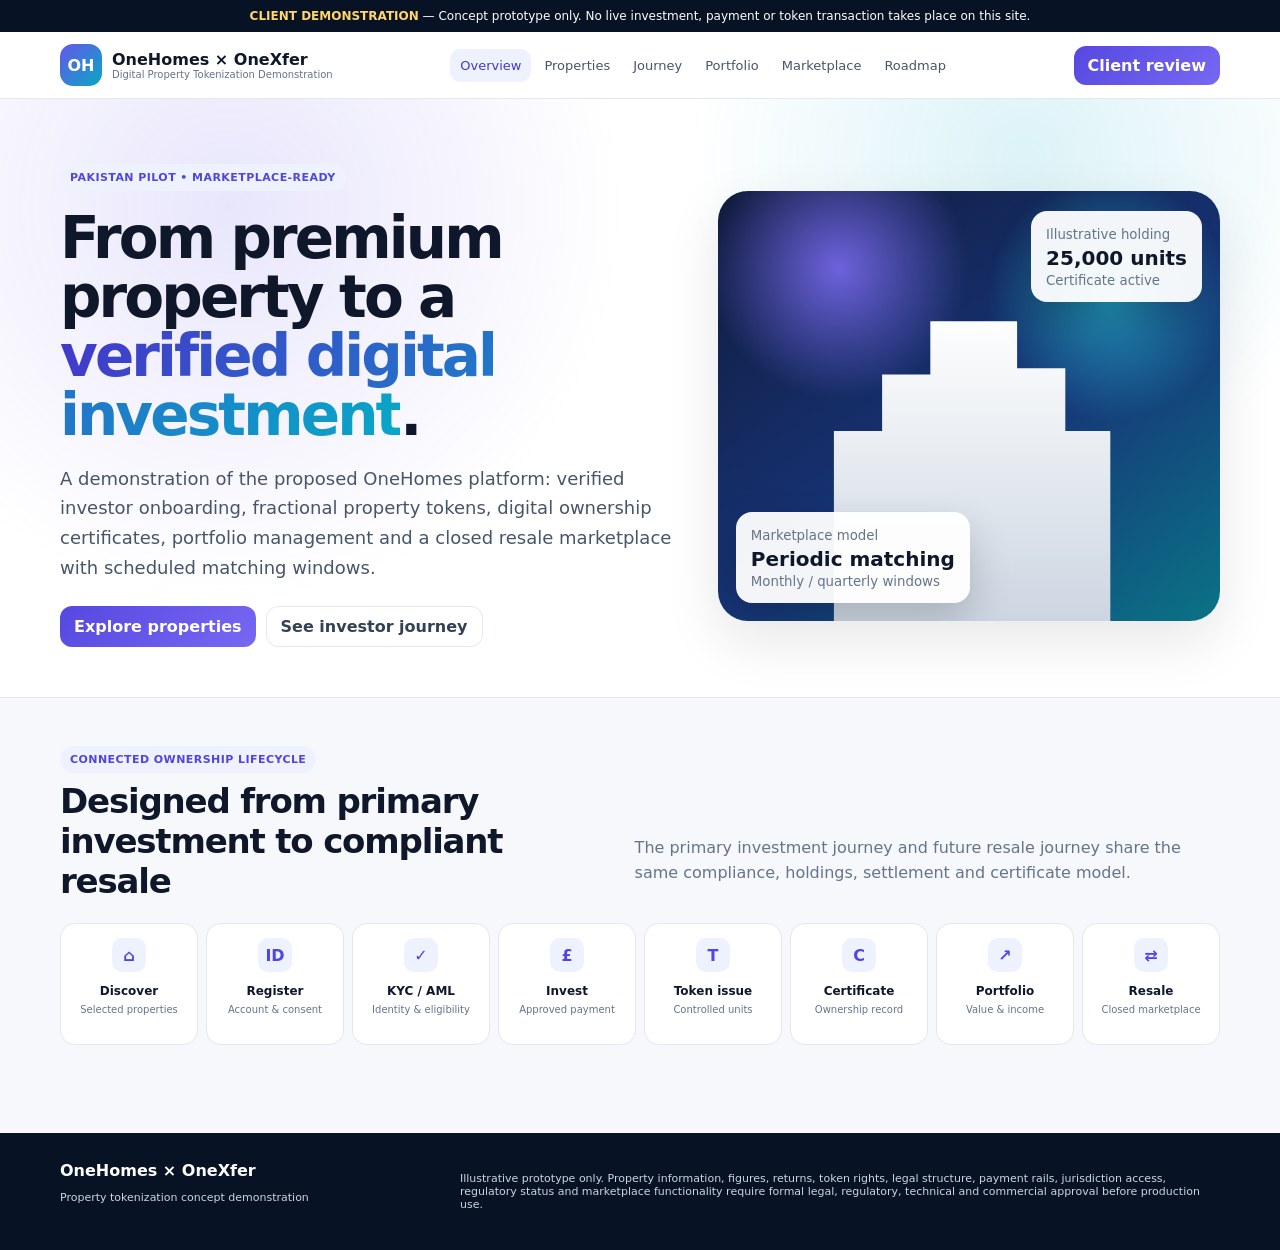
<file: index.html>
<!doctype html>
<html lang="en">
<head>
<meta charset="utf-8"><meta name="viewport" content="width=device-width,initial-scale=1">
<title>OneHomes × OneXfer — Property Tokenization Demonstration</title>
<meta name="description" content="OneHomes property tokenization concept demonstration prepared by OneXfer.">
<style>
:root{--ink:#0f172a;--muted:#64748b;--line:#e2e8f0;--paper:#fff;--soft:#f8fafc;--navy:#071224;--violet:#6557e8;--cyan:#08a7c7;--green:#0fa67a;--amber:#d99000;--shadow:0 20px 55px rgba(15,23,42,.10)}*{box-sizing:border-box}html{scroll-behavior:smooth}body{margin:0;font-family:Inter,ui-sans-serif,system-ui,-apple-system,"Segoe UI",Arial,sans-serif;color:var(--ink);background:#f6f8fb}button{font:inherit;cursor:pointer}.demo{background:var(--navy);color:#fff;text-align:center;padding:9px 14px;font-size:12px}.demo b{color:#ffd66b}header{position:sticky;top:0;z-index:20;background:rgba(255,255,255,.94);backdrop-filter:blur(14px);border-bottom:1px solid var(--line)}.nav{max-width:1200px;margin:auto;padding:12px 20px;display:flex;align-items:center;gap:18px;justify-content:space-between}.brand{display:flex;align-items:center;gap:10px}.mark{width:42px;height:42px;border-radius:13px;display:grid;place-items:center;color:#fff;font-weight:900;background:linear-gradient(135deg,var(--violet),var(--cyan))}.brand small{display:block;color:var(--muted);font-size:10px}.links{display:flex;gap:3px;flex-wrap:wrap}.links button,.ghost{border:0;background:transparent;padding:9px 10px;border-radius:10px;color:#475569;font-size:13px}.links button:hover,.links button.active{background:#eef2ff;color:#4338ca}.btn{border:1px solid var(--line);background:#fff;border-radius:12px;padding:10px 14px;font-weight:800;color:#334155}.btn.primary{border:0;color:#fff;background:linear-gradient(135deg,#5648df,#7768f3)}main{min-height:75vh}.view{display:none}.view.active{display:block}.heroWrap{background:radial-gradient(circle at 18% 18%,rgba(101,87,232,.15),transparent 34%),radial-gradient(circle at 80% 10%,rgba(8,167,199,.14),transparent 29%),#fff;border-bottom:1px solid var(--line)}.hero{max-width:1200px;margin:auto;padding:65px 20px 50px;display:grid;grid-template-columns:1.1fr .9fr;gap:44px;align-items:center}.eyebrow{display:inline-flex;padding:7px 10px;border-radius:999px;background:#eef2ff;color:#5146d9;font-size:11px;font-weight:900;text-transform:uppercase;letter-spacing:.04em}h1{font-size:58px;line-height:1.02;letter-spacing:-.05em;margin:18px 0}.grad{background:linear-gradient(120deg,#4338ca,#08a7c7);background-clip:text;-webkit-background-clip:text;color:transparent}.lead{font-size:18px;color:#475569;line-height:1.65}.actions{display:flex;gap:10px;flex-wrap:wrap;margin-top:24px}.visual{position:relative;min-height:430px;border-radius:30px;overflow:hidden;background:linear-gradient(145deg,#101a3b,#173477 55%,#0a7386);box-shadow:var(--shadow)}.visual:before{content:"";position:absolute;inset:0;background:radial-gradient(circle at 24% 18%,rgba(132,114,255,.8),transparent 25%),radial-gradient(circle at 78% 25%,rgba(37,211,225,.6),transparent 24%)}.tower{position:absolute;left:18%;right:18%;bottom:-5px;height:73%;background:linear-gradient(#fff,#cbd5e1);clip-path:polygon(8% 100%,8% 38%,23% 38%,23% 20%,38% 20%,38% 3%,65% 3%,65% 18%,80% 18%,80% 38%,94% 38%,94% 100%)}.float{position:absolute;background:rgba(255,255,255,.95);border-radius:16px;padding:13px 15px;box-shadow:0 18px 40px rgba(0,0,0,.18)}.float.a{top:20px;right:18px}.float.b{bottom:18px;left:18px}.float small{color:var(--muted)}.float b{display:block;font-size:20px;margin-top:3px}.section{max-width:1200px;margin:auto;padding:48px 20px}.head{display:flex;justify-content:space-between;gap:20px;align-items:end;margin-bottom:22px}.head h2{font-size:34px;margin:8px 0 0;letter-spacing:-.035em}.head p{max-width:650px;color:var(--muted);line-height:1.55}.grid3{display:grid;grid-template-columns:repeat(3,1fr);gap:18px}.grid2{display:grid;grid-template-columns:1fr 1fr;gap:18px}.panel,.card{background:#fff;border:1px solid var(--line);border-radius:20px;box-shadow:0 10px 28px rgba(15,23,42,.05)}.panel{padding:20px}.art{height:185px;border-radius:20px 20px 0 0;position:relative;overflow:hidden}.art:after{content:"";position:absolute;left:17%;right:17%;bottom:-6px;height:90%;background:rgba(255,255,255,.93);clip-path:polygon(8% 100%,8% 35%,23% 35%,23% 19%,38% 19%,38% 3%,65% 3%,65% 18%,80% 18%,80% 39%,94% 39%,94% 100%)}.p1{background:linear-gradient(145deg,#5b4fe8,#0db6d0)}.p2{background:linear-gradient(145deg,#ec4899,#f59e0b)}.p3{background:linear-gradient(145deg,#0f766e,#22c55e)}.body{padding:18px}.body h3{margin:0}.muted{color:var(--muted)}.stats{display:grid;grid-template-columns:repeat(3,1fr);gap:8px;margin:15px 0}.stat{background:var(--soft);border:1px solid #edf0f4;border-radius:12px;padding:10px}.stat small{display:block;color:var(--muted);font-size:10px}.stat b{display:block;font-size:13px;margin-top:4px}.steps{display:grid;grid-template-columns:repeat(8,1fr);gap:8px}.step{background:#fff;border:1px solid var(--line);border-radius:15px;padding:14px 8px;text-align:center;min-height:122px}.ico{width:34px;height:34px;border-radius:10px;margin:0 auto 8px;display:grid;place-items:center;background:#eef2ff;color:#4f46e5;font-weight:900}.step b{font-size:12px}.step small{display:block;font-size:10px;color:var(--muted);margin-top:5px}.metrics{display:grid;grid-template-columns:repeat(4,1fr);gap:12px}.metric{background:#fff;border:1px solid var(--line);border-radius:16px;padding:15px}.metric small{color:var(--muted)}.metric b{display:block;font-size:21px;margin-top:4px}.pill{display:inline-flex;padding:5px 8px;border-radius:999px;font-size:10px;font-weight:900;background:#ecfdf3;color:#067647}.warn{background:#fff7e6;color:#a15c00}.info{background:#eff6ff;color:#1e3a8a}.table{width:100%;border-collapse:collapse}.table th,.table td{padding:11px 9px;border-bottom:1px solid var(--line);font-size:12px;text-align:left}.table th{color:var(--muted)}.order{display:flex;justify-content:space-between;padding:12px 0;border-bottom:1px solid var(--line)}.notice{border:1px solid #fedf89;background:#fffaeb;color:#7a2e0e;border-radius:13px;padding:12px 14px;font-size:12px;line-height:1.5}.success{border:1px solid #abefc6;background:#ecfdf3;color:#05603a;border-radius:13px;padding:12px 14px;font-size:12px}.timeline{display:grid;grid-template-columns:repeat(8,1fr);gap:8px}.phase{background:#fff;border:1px solid var(--line);border-radius:14px;padding:12px 9px;min-height:120px}.phase b{font-size:11px}.phase small{display:block;color:var(--muted);font-size:9px;margin-top:4px}.dot{width:24px;height:24px;border-radius:50%;background:#111827;color:#fff;display:grid;place-items:center;font-size:10px;font-weight:900;margin-bottom:8px}.cert{max-width:760px;margin:auto;background:#fff;border:1px solid var(--line);border-radius:24px;padding:28px}.certHead{text-align:center;border-bottom:1px solid var(--line);padding-bottom:18px}.certGrid{display:grid;grid-template-columns:1fr 1fr;gap:12px;margin-top:18px}.certField{background:#fafafa;border:1px solid var(--line);border-radius:12px;padding:12px}.certField small{color:var(--muted);display:block}.qr{width:110px;height:110px;margin:20px auto;background:repeating-conic-gradient(#111827 0 25%,#fff 0 50%) 50%/20px 20px;border:10px solid #fff;outline:1px solid var(--line)}footer{margin-top:40px;background:var(--navy);color:#cbd5e1}.foot{max-width:1200px;margin:auto;padding:28px 20px;display:flex;justify-content:space-between;gap:20px;flex-wrap:wrap}.foot strong{color:#fff}.foot p{font-size:11px;max-width:760px}.modal{position:fixed;inset:0;background:rgba(7,18,36,.64);z-index:60;display:none;place-items:center;padding:20px}.modal.open{display:grid}.modalBox{background:#fff;width:min(680px,100%);border-radius:22px;padding:22px;box-shadow:0 30px 90px rgba(0,0,0,.3)}@media(max-width:950px){.links{display:none}.hero{grid-template-columns:1fr}.grid3{grid-template-columns:1fr 1fr}.steps{grid-template-columns:repeat(4,1fr)}.timeline{grid-template-columns:repeat(4,1fr)}.metrics{grid-template-columns:1fr 1fr}}@media(max-width:650px){h1{font-size:40px}.grid3,.grid2,.certGrid{grid-template-columns:1fr}.steps,.timeline{grid-template-columns:1fr 1fr}.hero,.section{padding-left:14px;padding-right:14px}.visual{min-height:310px}.head{align-items:start;flex-direction:column}.metrics{grid-template-columns:1fr 1fr}.brand small{display:none}}
</style>
</head>
<body>
<div class="demo"><b>CLIENT DEMONSTRATION</b> — Concept prototype only. No live investment, payment or token transaction takes place on this site.</div>
<header><div class="nav"><div class="brand"><div class="mark">OH</div><div><b>OneHomes × OneXfer</b><small>Digital Property Tokenization Demonstration</small></div></div><nav class="links"><button class="active" data-view="home">Overview</button><button data-view="properties">Properties</button><button data-view="journey">Journey</button><button data-view="portfolio">Portfolio</button><button data-view="market">Marketplace</button><button data-view="roadmap">Roadmap</button></nav><button class="btn primary" data-view="signoff">Client review</button></div></header>
<main>
<section id="home" class="view active"><div class="heroWrap"><div class="hero"><div><span class="eyebrow">Pakistan pilot • marketplace-ready</span><h1>From premium property to a <span class="grad">verified digital investment</span>.</h1><p class="lead">A demonstration of the proposed OneHomes platform: verified investor onboarding, fractional property tokens, digital ownership certificates, portfolio management and a closed resale marketplace with scheduled matching windows.</p><div class="actions"><button class="btn primary" data-view="properties">Explore properties</button><button class="btn" data-view="journey">See investor journey</button></div></div><div class="visual"><div class="tower"></div><div class="float a"><small>Illustrative holding</small><b>25,000 units</b><small>Certificate active</small></div><div class="float b"><small>Marketplace model</small><b>Periodic matching</b><small>Monthly / quarterly windows</small></div></div></div></div><div class="section"><div class="head"><div><span class="eyebrow">Connected ownership lifecycle</span><h2>Designed from primary investment to compliant resale</h2></div><p>The primary investment journey and future resale journey share the same compliance, holdings, settlement and certificate model.</p></div><div class="steps"><div class="step"><div class="ico">⌂</div><b>Discover</b><small>Selected properties</small></div><div class="step"><div class="ico">ID</div><b>Register</b><small>Account & consent</small></div><div class="step"><div class="ico">✓</div><b>KYC / AML</b><small>Identity & eligibility</small></div><div class="step"><div class="ico">£</div><b>Invest</b><small>Approved payment</small></div><div class="step"><div class="ico">T</div><b>Token issue</b><small>Controlled units</small></div><div class="step"><div class="ico">C</div><b>Certificate</b><small>Ownership record</small></div><div class="step"><div class="ico">↗</div><b>Portfolio</b><small>Value & income</small></div><div class="step"><div class="ico">⇄</div><b>Resale</b><small>Closed marketplace</small></div></div></div></section>
<section id="properties" class="view"><div class="section"><div class="head"><div><span class="eyebrow">Demo catalogue</span><h2>Selected property opportunities</h2></div><p>Figures are illustrative placeholders for demonstrating the intended investor experience.</p></div><div class="grid3" id="cards"></div></div></section>
<section id="journey" class="view"><div class="section"><div class="head"><div><span class="eyebrow">Investor journey</span><h2>How a verified investor becomes a token holder</h2></div><p>Legal/compliance approval remains separate from the technical token issue. The platform executes only after eligibility and payment conditions are met.</p></div><div class="steps"><div class="step"><div class="ico">1</div><b>Create account</b><small>Consent + MFA</small></div><div class="step"><div class="ico">2</div><b>Jurisdiction gate</b><small>Approved countries only</small></div><div class="step"><div class="ico">3</div><b>KYC / AML</b><small>Identity + screening</small></div><div class="step"><div class="ico">4</div><b>Select property</b><small>Review SPV & risks</small></div><div class="step"><div class="ico">5</div><b>Payment</b><small>Approved settlement rail</small></div><div class="step"><div class="ico">6</div><b>Token allocation</b><small>Transfer-restricted units</small></div><div class="step"><div class="ico">7</div><b>Certificate</b><small>Digital ownership evidence</small></div><div class="step"><div class="ico">8</div><b>Portfolio</b><small>Ongoing management</small></div></div><div class="grid3" style="margin-top:18px"><div class="panel"><span class="pill">VERIFIED INVESTOR</span><h3>KYC / AML controlled</h3><p class="muted">Identity, sanctions/PEP, eligibility and jurisdiction rules are checked before investment or resale.</p></div><div class="panel"><span class="pill info">HYBRID RECORD</span><h3>On-chain + off-chain</h3><p class="muted">Tokens and approved transfer evidence can be recorded digitally while sensitive investor and legal data remains protected off-chain.</p></div><div class="panel"><span class="pill warn">LEGAL STRUCTURE</span><h3>SPV rights first</h3><p class="muted">The legal/SPV rights define the investment. The token and certificate represent those approved rights; they do not replace the land-title system.</p></div></div></div></section>
<section id="portfolio" class="view"><div class="section"><div class="head"><div><span class="eyebrow">Investor portfolio</span><h2>Your property investments</h2></div><p>Illustrative investor dashboard after successful primary issuance.</p></div><div class="metrics"><div class="metric"><small>Total invested</small><b>USD 75,000</b></div><div class="metric"><small>Current value</small><b>USD 81,250</b></div><div class="metric"><small>Total income</small><b>USD 4,860</b></div><div class="metric"><small>Certificates</small><b>3 active</b></div></div><div class="grid2" style="margin-top:18px"><div class="panel"><span class="pill">ACTIVE HOLDING</span><h3>One Canal Road</h3><div class="stats"><div class="stat"><small>Tokens held</small><b>25,000</b></div><div class="stat"><small>Ownership</small><b>0.125%</b></div><div class="stat"><small>Current value</small><b>USD 27,100</b></div></div><div class="actions"><button class="btn primary" data-view="market">Sell units</button><button class="btn" id="showCert">View certificate</button></div></div><div class="panel"><h3>Recent activity</h3><table class="table"><tr><th>Event</th><th>Status</th></tr><tr><td>Rental distribution</td><td><span class="pill">Completed</span></td></tr><tr><td>Valuation update</td><td><span class="pill info">Published</span></td></tr><tr><td>Certificate verification</td><td><span class="pill">Valid</span></td></tr></table></div></div></div></section>
<section id="market" class="view"><div class="section"><div class="head"><div><span class="eyebrow">Closed resale marketplace</span><h2>Periodic matching for verified investors</h2></div><p>Investors may list units and register buying interest at any time. Matching and settlement occur in scheduled monthly or quarterly windows.</p></div><div class="grid2"><div class="panel"><h3>Sell listings</h3><div class="order"><span>2,500 units</span><b>Ask USD 10.45</b></div><div class="order"><span>5,000 units</span><b>Ask USD 10.50</b></div><div class="order"><span>1,200 units</span><b>Ask USD 10.75</b></div></div><div class="panel"><h3>Buying interest</h3><div class="order"><span>1,000 units</span><b>Bid USD 10.60</b></div><div class="order"><span>3,000 units</span><b>Bid USD 10.50</b></div><div class="order"><span>4,500 units</span><b>Bid USD 10.25</b></div></div></div><div class="panel" style="margin-top:18px"><div class="metrics"><div class="metric"><small>Reference NAV</small><b>USD 10.40</b></div><div class="metric"><small>Highest bid</small><b>USD 10.60</b></div><div class="metric"><small>Lowest ask</small><b>USD 10.45</b></div><div class="metric"><small>Next window</small><b>30 Sep</b></div></div><div class="notice" style="margin-top:16px"><b>No guaranteed liquidity.</b> OneHomes/Oblix does not fund a liquidity pool, guarantee redemption, guarantee execution or guarantee that every seller will find a buyer. Partial fills may occur and unmatched orders can remain open for later windows.</div></div></div></section>
<section id="roadmap" class="view"><div class="section"><div class="head"><div><span class="eyebrow">Delivery roadmap</span><h2>Phased implementation</h2></div><p>The marketplace data model and transfer controls are designed early, even if the marketplace launches after the controlled pilot.</p></div><div class="timeline"><div class="phase"><div class="dot">0</div><b>Discovery & legal</b><small>SPV, rights, jurisdictions</small></div><div class="phase"><div class="dot">1</div><b>UX & blueprint</b><small>User flows + architecture</small></div><div class="phase"><div class="dot">2</div><b>Core platform</b><small>Identity, properties, holdings</small></div><div class="phase"><div class="dot">3</div><b>Tokenization</b><small>Tokens + certificates</small></div><div class="phase"><div class="dot">4</div><b>Payments & UAT</b><small>Settlement + reporting</small></div><div class="phase"><div class="dot">5</div><b>Pilot launch</b><small>Controlled investor cohort</small></div><div class="phase"><div class="dot">6</div><b>Closed marketplace</b><small>Listing + scheduled matching</small></div><div class="phase"><div class="dot">7</div><b>Scale</b><small>More properties + markets</small></div></div></div></section>
<section id="signoff" class="view"><div class="section"><div class="head"><div><span class="eyebrow">Client review</span><h2>Items to confirm before build</h2></div><p>Commercial costs remain outside this demonstration and can be agreed by milestone after scope approval.</p></div><div class="grid2"><div class="panel"><h3>OneHomes decisions</h3><table class="table"><tr><td>Pilot property</td><td>To confirm</td></tr><tr><td>SPV / investor rights model</td><td>Legal sign-off</td></tr><tr><td>Initial investor jurisdictions</td><td>Pakistan + approved overseas markets</td></tr><tr><td>Payment rails</td><td>To confirm</td></tr><tr><td>Marketplace launch timing</td><td>Phase 6 proposed</td></tr></table></div><div class="panel"><h3>Recommended first step</h3><p class="muted">Confirm Phase 0 assumptions, select the pilot property, agree the legal/SPV model and target investor jurisdictions, then freeze the UX/technical blueprint before production development.</p><div class="notice"><b>Regulatory dependency:</b> launch dates depend on legal opinions, regulator engagement, banking/payment approvals, KYC provider onboarding and any government/property-registry integration constraints.</div></div></div></div></section>
</main>
<footer><div class="foot"><div><strong>OneHomes × OneXfer</strong><p>Property tokenization concept demonstration</p></div><p>Illustrative prototype only. Property information, figures, returns, token rights, legal structure, payment rails, jurisdiction access, regulatory status and marketplace functionality require formal legal, regulatory, technical and commercial approval before production use.</p></div></footer>
<div class="modal" id="certModal"><div class="modalBox"><div class="cert"><div class="certHead"><b style="letter-spacing:.18em">ONE HOMES</b><h2>Digital Property Investment Ownership Certificate</h2><small class="muted">Certificate OH-2026-00845</small></div><div class="certGrid"><div class="certField"><small>Investor</small><b>Verified Investor</b></div><div class="certField"><small>Property</small><b>One Canal Road</b></div><div class="certField"><small>SPV</small><b>One Canal Holdings</b></div><div class="certField"><small>Tokens owned</small><b>25,000</b></div><div class="certField"><small>Ownership interest</small><b>0.125%</b></div><div class="certField"><small>Status</small><b>Active</b></div></div><div class="qr"></div><div style="text-align:center"><button class="btn" id="closeCert">Close</button></div></div></div></div>
<script>
const props=[{n:'One Canal Road',l:'Lahore, Pakistan',c:'p1',m:'USD 5,000',t:'USD 10.00',r:'Illustrative 8–10%'},{n:'One Edition',l:'Lahore, Pakistan',c:'p2',m:'USD 2,500',t:'USD 5.00',r:'Illustrative 7–9%'},{n:'One Serene Residences',l:'Islamabad, Pakistan',c:'p3',m:'USD 3,000',t:'USD 6.00',r:'Illustrative 8–11%'}];
const cards=document.getElementById('cards');cards.innerHTML=props.map(p=>`<article class="card"><div class="art ${p.c}"></div><div class="body"><h3>${p.n}</h3><div class="muted">${p.l}</div><div class="stats"><div class="stat"><small>Minimum</small><b>${p.m}</b></div><div class="stat"><small>Token price</small><b>${p.t}</b></div><div class="stat"><small>Return</small><b>${p.r}</b></div></div><button class="btn primary" data-view="journey">View opportunity</button></div></article>`).join('');
function show(id){document.querySelectorAll('.view').forEach(v=>v.classList.remove('active'));const e=document.getElementById(id);if(e)e.classList.add('active');document.querySelectorAll('.links button').forEach(b=>b.classList.toggle('active',b.dataset.view===id));window.scrollTo({top:0,behavior:'smooth'})}
document.addEventListener('click',e=>{const n=e.target.closest('[data-view]');if(n)show(n.dataset.view)});document.getElementById('showCert').addEventListener('click',()=>document.getElementById('certModal').classList.add('open'));document.getElementById('closeCert').addEventListener('click',()=>document.getElementById('certModal').classList.remove('open'));document.getElementById('certModal').addEventListener('click',e=>{if(e.target.id==='certModal')e.currentTarget.classList.remove('open')});
</script>
</body></html>
</file>
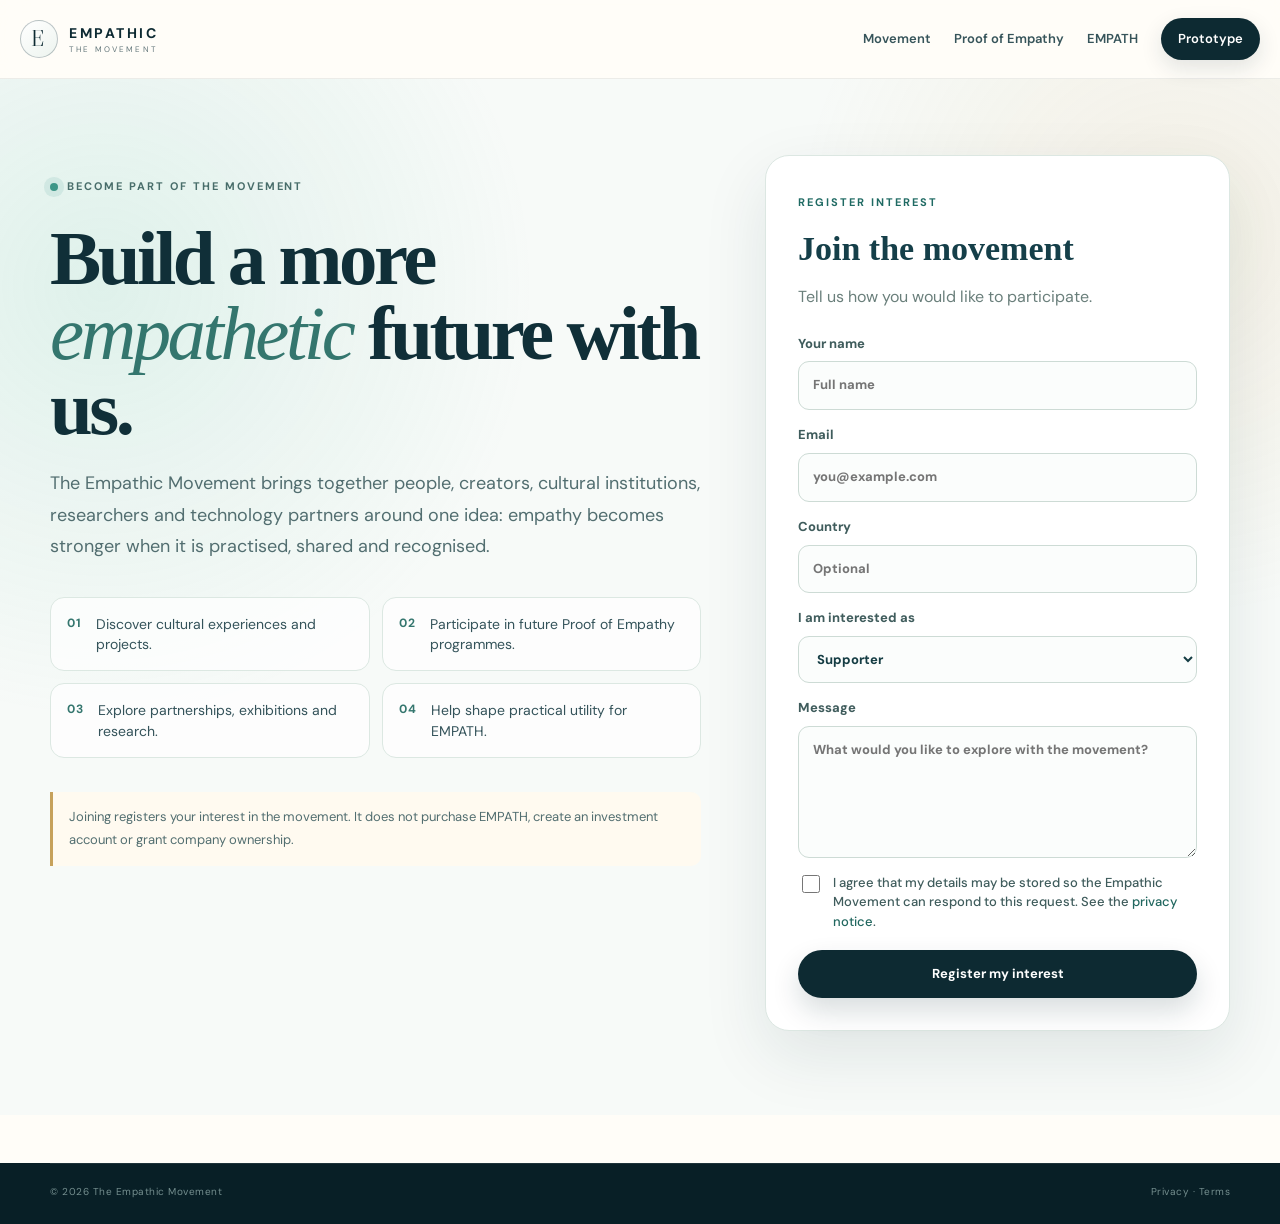
<file: src/Empathic.Api/wwwroot/join.html>
<!doctype html>
<html lang="en">
<head>
  <meta charset="utf-8" />
  <meta name="viewport" content="width=device-width, initial-scale=1" />
  <meta name="description" content="Join the Empathic Movement as a supporter, artist, cultural organisation, university, museum, technology partner or sponsor." />
  <meta name="theme-color" content="#0b2530" />
  <title>Join the Empathic Movement</title>
  <link rel="icon" href="favicon.svg" type="image/svg+xml" />
  <link rel="stylesheet" href="styles.css" />
  <link rel="stylesheet" href="join.css" />
</head>
<body>
  <header class="site-header">
    <div class="nav-shell">
      <a class="brand" href="index.html" aria-label="Empathic Movement home"><span class="brand-mark">E</span><span><strong>EMPATHIC</strong><small>THE MOVEMENT</small></span></a>
      <nav class="site-nav join-nav" aria-label="Join navigation">
        <a href="index.html#movement">Movement</a>
        <a href="index.html#proof">Proof of Empathy</a>
        <a href="index.html#empath">EMPATH</a>
        <a class="nav-cta" href="platform.html">Prototype</a>
      </nav>
    </div>
  </header>

  <main class="join-main">
    <section class="join-hero">
      <div class="container join-grid">
        <div class="join-copy">
          <span class="kicker"><span class="status-dot"></span> BECOME PART OF THE MOVEMENT</span>
          <h1>Build a more <em>empathetic</em> future with us.</h1>
          <p>The Empathic Movement brings together people, creators, cultural institutions, researchers and technology partners around one idea: empathy becomes stronger when it is practised, shared and recognised.</p>
          <div class="join-benefits">
            <div><strong>01</strong><span>Discover cultural experiences and projects.</span></div>
            <div><strong>02</strong><span>Participate in future Proof of Empathy programmes.</span></div>
            <div><strong>03</strong><span>Explore partnerships, exhibitions and research.</span></div>
            <div><strong>04</strong><span>Help shape practical utility for EMPATH.</span></div>
          </div>
          <p class="join-note">Joining registers your interest in the movement. It does not purchase EMPATH, create an investment account or grant company ownership.</p>
        </div>

        <div class="join-card">
          <span class="eyebrow">REGISTER INTEREST</span>
          <h2>Join the movement</h2>
          <p>Tell us how you would like to participate.</p>
          <form id="joinForm" novalidate>
            <label>Your name<input name="displayName" maxlength="120" required autocomplete="name" placeholder="Full name" /></label>
            <label>Email<input name="email" type="email" maxlength="200" required autocomplete="email" placeholder="you@example.com" /></label>
            <label>Country<input name="country" maxlength="100" autocomplete="country-name" placeholder="Optional" /></label>
            <label>I am interested as
              <select name="interestType" required>
                <option value="Supporter">Supporter</option>
                <option value="Artist or Writer">Artist or Writer</option>
                <option value="Museum or Gallery">Museum or Gallery</option>
                <option value="University or Research">University or Research</option>
                <option value="Cultural Organisation">Cultural Organisation</option>
                <option value="Technology Partner">Technology Partner</option>
                <option value="Sponsor or Funder">Sponsor or Funder</option>
                <option value="Other">Other</option>
              </select>
            </label>
            <label>Message<textarea name="message" maxlength="1000" rows="5" placeholder="What would you like to explore with the movement?"></textarea></label>
            <label class="consent"><input name="consent" type="checkbox" required /><span>I agree that my details may be stored so the Empathic Movement can respond to this request. See the <a href="privacy.html">privacy notice</a>.</span></label>
            <button class="button button-primary join-submit" type="submit">Register my interest</button>
            <div id="joinResult" class="join-result" role="status" aria-live="polite"></div>
          </form>
        </div>
      </div>
    </section>
  </main>

  <footer class="site-footer compact-footer">
    <div class="container footer-bottom"><span>© <span id="year"></span> The Empathic Movement</span><span><a href="privacy.html">Privacy</a> · <a href="terms.html">Terms</a></span></div>
  </footer>
  <script src="join.js" defer></script>
</body>
</html>
</file>
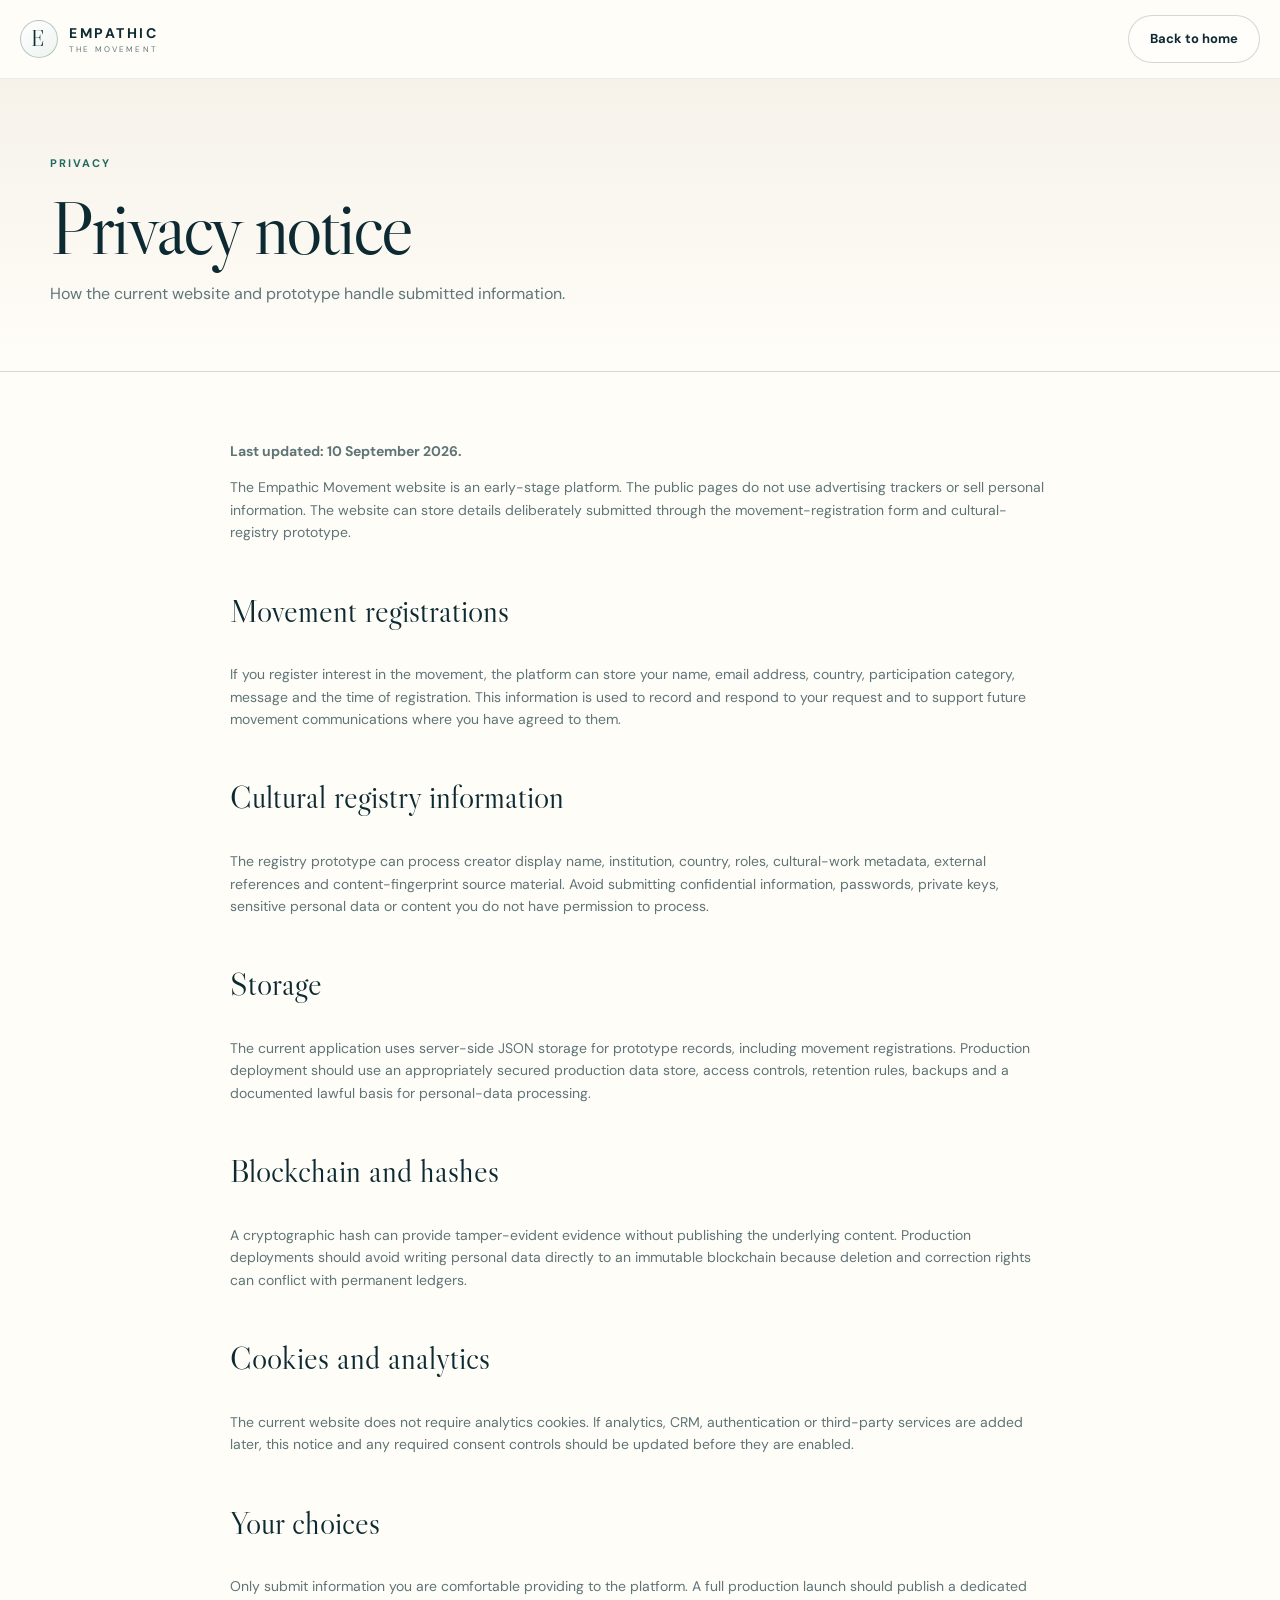
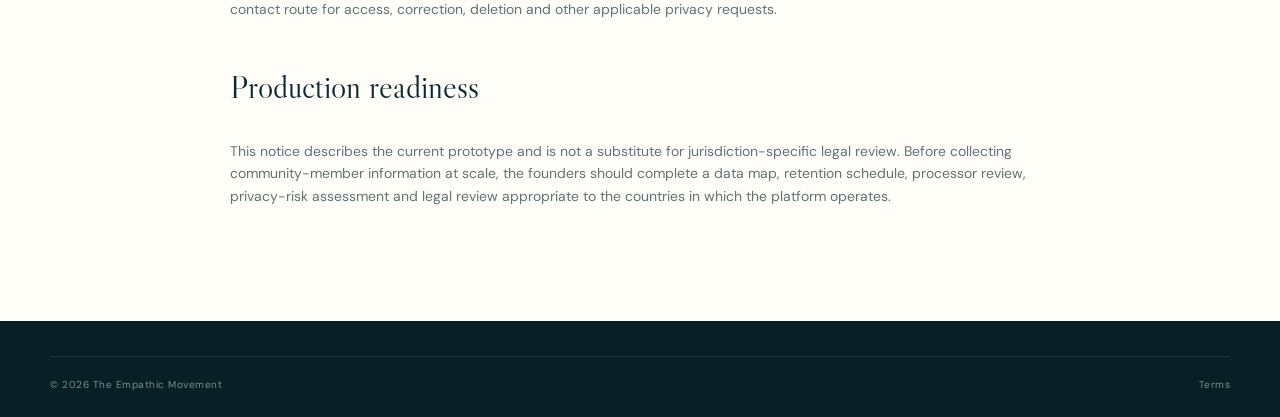
<file: src/Empathic.Api/wwwroot/privacy.html>
<!doctype html>
<html lang="en">
<head>
  <meta charset="utf-8" />
  <meta name="viewport" content="width=device-width, initial-scale=1" />
  <meta name="theme-color" content="#0b2530" />
  <title>Privacy | The Empathic Movement</title>
  <link rel="icon" href="favicon.svg" type="image/svg+xml" />
  <link rel="stylesheet" href="styles.css" />
</head>
<body>
<header class="site-header"><div class="nav-shell"><a class="brand" href="index.html"><span class="brand-mark">E</span><span><strong>EMPATHIC</strong><small>THE MOVEMENT</small></span></a><a class="button button-ghost" href="index.html">Back to home</a></div></header>
<section class="subpage-hero"><div class="container"><span class="eyebrow">PRIVACY</span><h1>Privacy notice</h1><p>How the current website and prototype handle submitted information.</p></div></section>
<main class="legal-main"><div class="container legal-content">
  <p><strong>Last updated: 10 September 2026.</strong></p>
  <p>The Empathic Movement website is an early-stage platform. The public pages do not use advertising trackers or sell personal information. The website can store details deliberately submitted through the movement-registration form and cultural-registry prototype.</p>
  <h2>Movement registrations</h2>
  <p>If you register interest in the movement, the platform can store your name, email address, country, participation category, message and the time of registration. This information is used to record and respond to your request and to support future movement communications where you have agreed to them.</p>
  <h2>Cultural registry information</h2>
  <p>The registry prototype can process creator display name, institution, country, roles, cultural-work metadata, external references and content-fingerprint source material. Avoid submitting confidential information, passwords, private keys, sensitive personal data or content you do not have permission to process.</p>
  <h2>Storage</h2>
  <p>The current application uses server-side JSON storage for prototype records, including movement registrations. Production deployment should use an appropriately secured production data store, access controls, retention rules, backups and a documented lawful basis for personal-data processing.</p>
  <h2>Blockchain and hashes</h2>
  <p>A cryptographic hash can provide tamper-evident evidence without publishing the underlying content. Production deployments should avoid writing personal data directly to an immutable blockchain because deletion and correction rights can conflict with permanent ledgers.</p>
  <h2>Cookies and analytics</h2>
  <p>The current website does not require analytics cookies. If analytics, CRM, authentication or third-party services are added later, this notice and any required consent controls should be updated before they are enabled.</p>
  <h2>Your choices</h2>
  <p>Only submit information you are comfortable providing to the platform. A full production launch should publish a dedicated contact route for access, correction, deletion and other applicable privacy requests.</p>
  <h2>Production readiness</h2>
  <p>This notice describes the current prototype and is not a substitute for jurisdiction-specific legal review. Before collecting community-member information at scale, the founders should complete a data map, retention schedule, processor review, privacy-risk assessment and legal review appropriate to the countries in which the platform operates.</p>
</div></main>
<footer class="site-footer" style="padding-top:35px"><div class="container footer-bottom" style="margin-top:0"><span>© 2026 The Empathic Movement</span><span><a href="terms.html">Terms</a></span></div></footer>
</body>
</html>
</file>
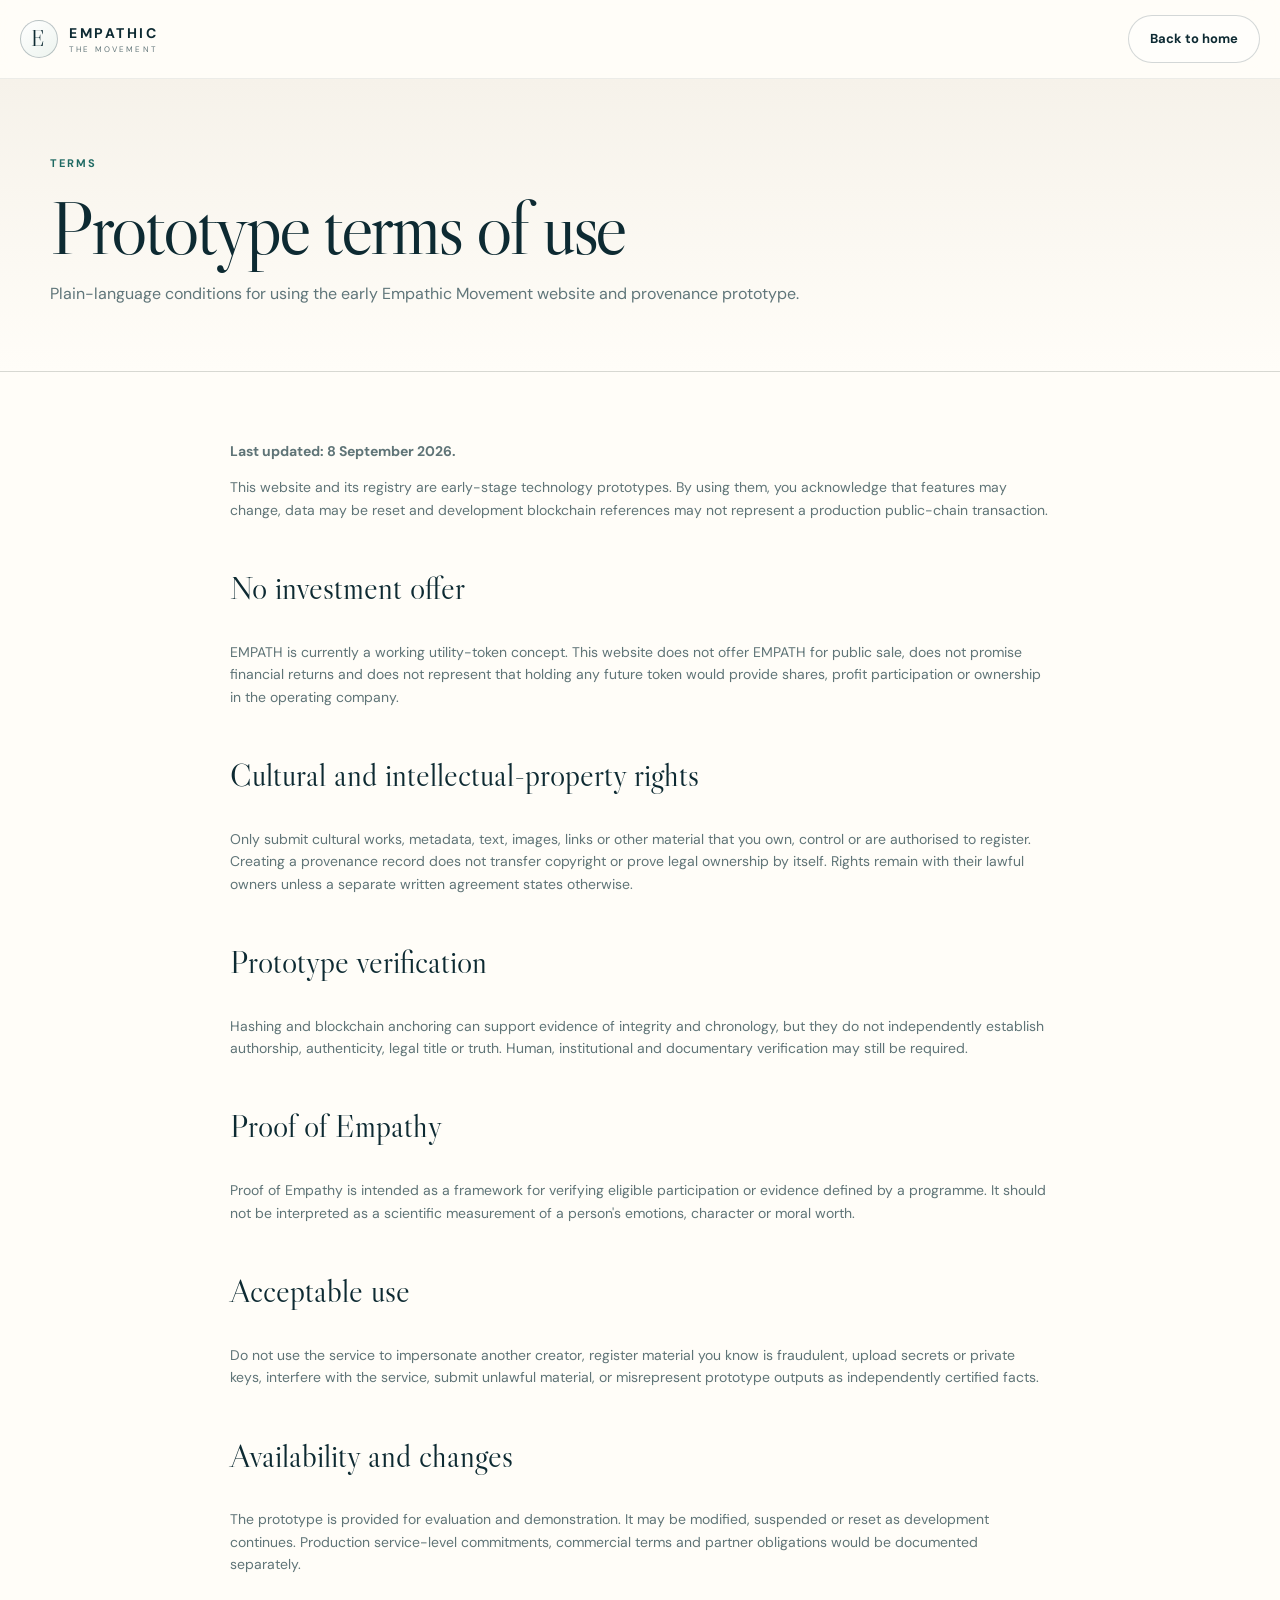
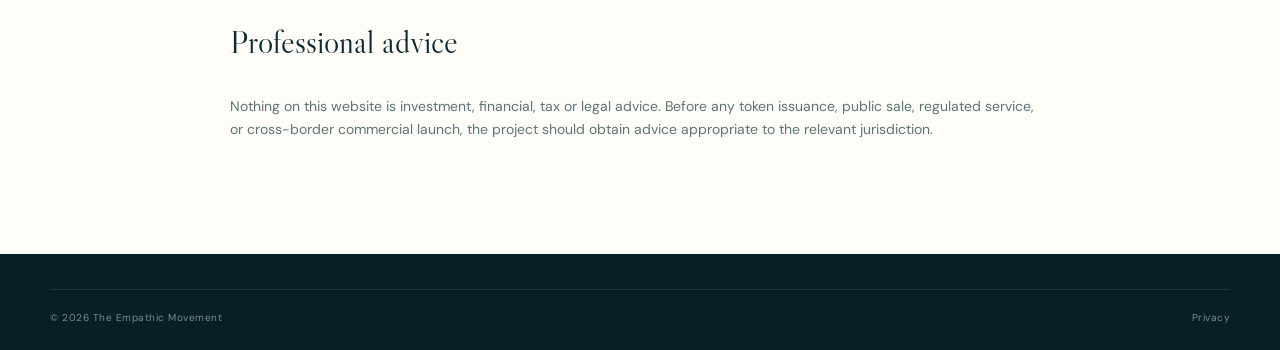
<file: src/Empathic.Api/wwwroot/terms.html>
<!doctype html>
<html lang="en">
<head>
  <meta charset="utf-8" />
  <meta name="viewport" content="width=device-width, initial-scale=1" />
  <meta name="theme-color" content="#0b2530" />
  <title>Terms | The Empathic Movement</title>
  <link rel="icon" href="favicon.svg" type="image/svg+xml" />
  <link rel="stylesheet" href="styles.css" />
</head>
<body>
<header class="site-header"><div class="nav-shell"><a class="brand" href="index.html"><span class="brand-mark">E</span><span><strong>EMPATHIC</strong><small>THE MOVEMENT</small></span></a><a class="button button-ghost" href="index.html">Back to home</a></div></header>
<section class="subpage-hero"><div class="container"><span class="eyebrow">TERMS</span><h1>Prototype terms of use</h1><p>Plain-language conditions for using the early Empathic Movement website and provenance prototype.</p></div></section>
<main class="legal-main"><div class="container legal-content">
  <p><strong>Last updated: 8 September 2026.</strong></p>
  <p>This website and its registry are early-stage technology prototypes. By using them, you acknowledge that features may change, data may be reset and development blockchain references may not represent a production public-chain transaction.</p>
  <h2>No investment offer</h2>
  <p>EMPATH is currently a working utility-token concept. This website does not offer EMPATH for public sale, does not promise financial returns and does not represent that holding any future token would provide shares, profit participation or ownership in the operating company.</p>
  <h2>Cultural and intellectual-property rights</h2>
  <p>Only submit cultural works, metadata, text, images, links or other material that you own, control or are authorised to register. Creating a provenance record does not transfer copyright or prove legal ownership by itself. Rights remain with their lawful owners unless a separate written agreement states otherwise.</p>
  <h2>Prototype verification</h2>
  <p>Hashing and blockchain anchoring can support evidence of integrity and chronology, but they do not independently establish authorship, authenticity, legal title or truth. Human, institutional and documentary verification may still be required.</p>
  <h2>Proof of Empathy</h2>
  <p>Proof of Empathy is intended as a framework for verifying eligible participation or evidence defined by a programme. It should not be interpreted as a scientific measurement of a person's emotions, character or moral worth.</p>
  <h2>Acceptable use</h2>
  <p>Do not use the service to impersonate another creator, register material you know is fraudulent, upload secrets or private keys, interfere with the service, submit unlawful material, or misrepresent prototype outputs as independently certified facts.</p>
  <h2>Availability and changes</h2>
  <p>The prototype is provided for evaluation and demonstration. It may be modified, suspended or reset as development continues. Production service-level commitments, commercial terms and partner obligations would be documented separately.</p>
  <h2>Professional advice</h2>
  <p>Nothing on this website is investment, financial, tax or legal advice. Before any token issuance, public sale, regulated service, or cross-border commercial launch, the project should obtain advice appropriate to the relevant jurisdiction.</p>
</div></main>
<footer class="site-footer" style="padding-top:35px"><div class="container footer-bottom" style="margin-top:0"><span>© 2026 The Empathic Movement</span><span><a href="privacy.html">Privacy</a></span></div></footer>
</body>
</html>
</file>
<file: src/Empathic.Api/wwwroot/styles.css>
@import url('https://fonts.googleapis.com/css2?family=DM+Sans:wght@400;500;600;700&family=Libre+Caslon+Display&display=swap');

:root{
  --ink:#0d2a32;
  --ink-2:#173d46;
  --paper:#f6f2ea;
  --paper-2:#fffdf8;
  --mint:#dcebe3;
  --teal:#1f6a63;
  --teal-bright:#3e9688;
  --coral:#d9745a;
  --gold:#d9a95d;
  --line:rgba(13,42,50,.13);
  --muted:#65787c;
  --shadow:0 22px 65px rgba(8,31,38,.10);
  --radius:28px;
  --container:1180px;
  font-family:'DM Sans',system-ui,-apple-system,BlinkMacSystemFont,'Segoe UI',sans-serif;
  color:var(--ink);
  background:var(--paper-2);
}

*{box-sizing:border-box}
html{scroll-behavior:smooth}
body{margin:0;background:var(--paper-2);color:var(--ink);line-height:1.6;overflow-x:hidden}
a{color:inherit;text-decoration:none}
button,input,select,textarea{font:inherit}
img,svg{max-width:100%}
::selection{background:#cfe5dc;color:#0b2f37}

.skip-link{position:absolute;left:-999px;top:8px;background:#fff;padding:10px 14px;border-radius:10px;z-index:999}
.skip-link:focus{left:8px}
.container{width:min(var(--container),calc(100% - 40px));margin:0 auto}

.site-header{position:sticky;top:0;z-index:50;background:rgba(255,253,248,.88);backdrop-filter:blur(16px);border-bottom:1px solid rgba(13,42,50,.08)}
.nav-shell{width:min(1240px,calc(100% - 32px));height:78px;margin:0 auto;display:flex;align-items:center;justify-content:space-between;gap:28px}
.brand{display:inline-flex;align-items:center;gap:11px;font-size:14px;letter-spacing:.14em;line-height:1}
.brand span:last-child{display:grid;gap:5px}
.brand strong{font-size:14px;letter-spacing:.18em}
.brand small{font-size:8px;letter-spacing:.27em;color:var(--muted)}
.brand-mark{width:38px;height:38px;border:1px solid rgba(13,42,50,.26);display:grid;place-items:center;border-radius:50%;font-family:'Libre Caslon Display',Georgia,serif;font-size:22px;background:linear-gradient(145deg,#fff,#edf4ef)}
.site-nav{display:flex;align-items:center;gap:23px;font-size:13px;font-weight:600;color:#36545a}
.site-nav a{position:relative}
.site-nav a:not(.nav-cta)::after{content:'';position:absolute;left:0;right:100%;bottom:-7px;height:1px;background:var(--teal);transition:right .25s ease}
.site-nav a:hover::after{right:0}
.nav-cta{padding:11px 17px;border-radius:999px;background:var(--ink);color:#fff;box-shadow:0 8px 22px rgba(13,42,50,.12)}
.menu-toggle{display:none;border:0;background:transparent;padding:8px}
.menu-toggle span{display:block;width:22px;height:2px;background:var(--ink);margin:4px 0}

.hero-section{position:relative;overflow:hidden;padding:94px 0 86px;background:radial-gradient(circle at 80% 15%,#e8f1ec 0,transparent 32%),linear-gradient(180deg,#fffdf8,#f7f2e9)}
.hero-grid{display:grid;grid-template-columns:minmax(0,1.1fr) minmax(360px,.9fr);gap:70px;align-items:center}
.hero-copy{position:relative;z-index:2}
.kicker,.eyebrow,.tiny-label{font-size:11px;font-weight:700;letter-spacing:.18em;text-transform:uppercase;color:var(--teal)}
.kicker{display:inline-flex;align-items:center;gap:9px;color:#486d6a}
.status-dot{width:8px;height:8px;border-radius:50%;background:var(--teal-bright);box-shadow:0 0 0 6px rgba(62,150,136,.12)}
.hero-copy h1,.section-heading h2,.split-heading h2,.proof-copy h2,.token-copy h2,.faq-grid h2,.cta-card h2{font-family:'Libre Caslon Display',Georgia,serif;font-weight:400;letter-spacing:-.035em}
.hero-copy h1{font-size:clamp(64px,8.5vw,118px);line-height:.82;margin:26px 0 30px;max-width:860px}
.hero-copy h1 em{color:var(--coral);font-style:italic;font-weight:400}
.hero-lead{font-size:18px;line-height:1.7;color:#45636a;max-width:680px}
.hero-actions{display:flex;gap:12px;flex-wrap:wrap;margin:35px 0 34px}
.button{display:inline-flex;align-items:center;justify-content:center;min-height:48px;padding:0 21px;border-radius:999px;font-weight:700;font-size:13px;transition:transform .2s ease,box-shadow .2s ease,background .2s ease;border:1px solid transparent}
.button:hover{transform:translateY(-2px)}
.button-primary{background:var(--ink);color:#fff;box-shadow:0 13px 28px rgba(13,42,50,.16)}
.button-ghost{border-color:rgba(13,42,50,.18);background:rgba(255,255,255,.46)}
.button-light{background:#fff;color:var(--ink)}
.trust-row{display:flex;align-items:center;gap:14px;flex-wrap:wrap;font-size:12px;color:#6a797a}
.trust-row strong{color:#2c4c52}
.trust-divider{height:18px;width:1px;background:var(--line)}

.hero-visual{display:grid;place-items:center;position:relative;min-height:510px}
.orbit-card{position:relative;width:min(480px,95vw);aspect-ratio:1;border-radius:50%;background:radial-gradient(circle,#fff 0 23%,rgba(255,255,255,.75) 24% 36%,transparent 37%),linear-gradient(145deg,rgba(220,235,227,.95),rgba(255,245,228,.6));box-shadow:inset 0 0 0 1px rgba(13,42,50,.06),0 35px 90px rgba(25,69,68,.12)}
.orbit{position:absolute;inset:10%;border:1px solid rgba(31,106,99,.25);border-radius:50%}
.orbit-b{inset:21%;border-color:rgba(217,116,90,.22);transform:rotate(37deg)}
.orbit-c{inset:4% 27%;border-color:rgba(217,169,93,.32);transform:rotate(-48deg)}
.core-token{position:absolute;left:50%;top:50%;transform:translate(-50%,-50%);width:160px;height:160px;border-radius:50%;display:grid;place-items:center;align-content:center;text-align:center;background:linear-gradient(145deg,#173e46,#0c2831);color:#fff;box-shadow:0 25px 50px rgba(13,42,50,.24),inset 0 0 0 10px rgba(255,255,255,.04)}
.core-symbol{font-family:'Libre Caslon Display',Georgia,serif;font-size:58px;line-height:.9;color:#f3cf92}
.core-token strong{font-size:12px;letter-spacing:.2em;margin-top:8px}
.core-token small{font-size:8px;letter-spacing:.13em;color:#9cb7b6;margin-top:3px}
.node{position:absolute;padding:9px 13px;border-radius:999px;background:#fff;border:1px solid rgba(13,42,50,.09);box-shadow:0 12px 30px rgba(13,42,50,.08);font-size:11px;font-weight:700;color:#35565b}
.node-culture{top:11%;left:10%}.node-impact{top:21%;right:4%}.node-trust{bottom:13%;left:8%}.node-community{right:5%;bottom:21%}
.hero-glow{position:absolute;border-radius:50%;filter:blur(40px);opacity:.42}.hero-glow-one{width:360px;height:360px;background:#dcebe3;right:-100px;top:20px}.hero-glow-two{width:240px;height:240px;background:#f2d4c7;left:-90px;bottom:-100px}

.network-strip{background:var(--ink);color:#fff;border-top:1px solid rgba(255,255,255,.06);border-bottom:1px solid rgba(255,255,255,.06)}
.stats-grid{display:grid;grid-template-columns:repeat(4,1fr);min-height:112px}
.live-stat{display:flex;align-items:center;gap:14px;padding:24px 28px;border-right:1px solid rgba(255,255,255,.1)}
.live-stat:first-child{border-left:1px solid rgba(255,255,255,.1)}
.live-stat strong{font-family:'Libre Caslon Display',Georgia,serif;font-size:36px;color:#f2cf92;font-weight:400}
.live-stat span{font-size:11px;letter-spacing:.06em;color:#b8c8c7}

.section{padding:110px 0}
.section-heading{max-width:880px;margin-bottom:58px}
.section-heading.compact{max-width:740px}
.section-heading h2,.split-heading h2,.proof-copy h2,.token-copy h2,.faq-grid h2,.cta-card h2{font-size:clamp(42px,5.5vw,72px);line-height:1.04;margin:18px 0 22px}
.section-heading h2 em{color:var(--teal);font-style:italic}
.section-heading p,.split-heading>p,.proof-copy>p,.token-copy>p{font-size:17px;color:#60767a;max-width:760px}

.loop-grid{display:grid;grid-template-columns:repeat(4,1fr);gap:14px}
.loop-card{position:relative;min-height:300px;padding:26px;border:1px solid var(--line);border-radius:24px;background:#fff;overflow:hidden;transition:transform .25s ease,box-shadow .25s ease}
.loop-card:hover{transform:translateY(-6px);box-shadow:var(--shadow)}
.step-number{font-size:10px;font-weight:700;letter-spacing:.16em;color:#96a4a4}
.loop-icon{width:62px;height:62px;border-radius:50%;display:grid;place-items:center;background:var(--mint);color:var(--teal);font-family:'Libre Caslon Display',Georgia,serif;font-size:26px;margin:37px 0 32px}
.loop-card:nth-child(2) .loop-icon{background:#f8e9df;color:var(--coral)}
.loop-card:nth-child(3) .loop-icon{background:#f7edd7;color:#98723a}
.loop-card:nth-child(4) .loop-icon{background:#e0e8ee;color:#355f71}
.loop-card h3{font-size:20px;margin:0 0 10px}.loop-card p{font-size:13px;color:#677b7d;margin:0}

.section-dark{background:var(--ink);color:#fff;position:relative;overflow:hidden}
.section-dark:after{content:'';position:absolute;width:520px;height:520px;border:1px solid rgba(255,255,255,.06);border-radius:50%;right:-180px;top:-150px;box-shadow:0 0 0 80px rgba(255,255,255,.018),0 0 0 160px rgba(255,255,255,.012)}
.proof-grid{position:relative;z-index:1;display:grid;grid-template-columns:1fr .8fr;gap:90px;align-items:center}
.eyebrow.light{color:#8fc5b9}.proof-copy>p{color:#adc0c0}
.proof-flow{display:flex;align-items:center;gap:9px;flex-wrap:wrap;margin:34px 0}
.proof-flow span{font-size:11px;font-weight:700;letter-spacing:.04em;padding:8px 11px;border-radius:999px;background:rgba(255,255,255,.08);border:1px solid rgba(255,255,255,.08)}
.proof-flow b{color:#6c8a89;font-weight:400}.light-link{color:#d8ebe7}
.text-link{font-size:13px;font-weight:700}
.proof-panel{background:#f3eee5;color:var(--ink);padding:30px;border-radius:28px;box-shadow:0 32px 80px rgba(0,0,0,.20);transform:rotate(1.25deg)}
.proof-panel-header{display:flex;align-items:center;justify-content:space-between}.verified-pill{font-size:9px;font-weight:800;letter-spacing:.14em;color:#256259;background:#dceae3;padding:6px 9px;border-radius:999px}.credential-mark{width:76px;height:76px;display:grid;place-items:center;border-radius:50%;background:var(--ink);color:#f1ca86;font-family:'Libre Caslon Display',Georgia,serif;font-size:38px;margin:46px 0 24px}.proof-panel h3{font-family:'Libre Caslon Display',Georgia,serif;font-size:34px;line-height:1.05;margin:0 0 14px}.proof-panel>p{font-size:13px;color:#607276}.credential-data{margin:30px 0 0;border-top:1px solid rgba(13,42,50,.13)}.credential-data div{display:grid;grid-template-columns:110px 1fr;padding:11px 0;border-bottom:1px solid rgba(13,42,50,.1);font-size:11px}.credential-data dt{color:#758283}.credential-data dd{margin:0;font-weight:700}

.split-heading{display:grid;grid-template-columns:1fr .8fr;gap:70px;align-items:end;margin-bottom:58px}.split-heading h2{margin-bottom:0}.split-heading>p{margin:0 0 4px}
.culture-grid{display:grid;grid-template-columns:1.35fr .65fr .65fr;gap:16px}
.feature{padding:30px;border:1px solid var(--line);border-radius:26px;background:#fff;min-height:365px;display:flex;flex-direction:column;justify-content:flex-end;box-shadow:0 15px 45px rgba(15,43,48,.035)}
.feature-wide{justify-content:space-between;background:linear-gradient(145deg,#eef5f1,#fffaf3)}
.feature h3{font-family:'Libre Caslon Display',Georgia,serif;font-size:30px;line-height:1.05;margin:12px 0 13px}.feature p{font-size:13px;color:#697c7e;margin:0}.feature-icon{width:72px;height:72px;border-radius:22px;display:grid;place-items:center;background:#f0eee7;font-size:33px;color:#426365;margin-bottom:auto}.poetry-visual{height:150px;display:flex;align-items:flex-start;gap:25px}.poetry-visual>span{font-family:'Libre Caslon Display',Georgia,serif;font-size:120px;color:var(--coral);line-height:.85}.poem-lines{display:grid;gap:9px;width:68%;padding-top:21px}.poem-lines i{display:block;height:2px;background:#9db3ad;border-radius:9px}.poem-lines i:nth-child(2){width:78%}.poem-lines i:nth-child(3){width:91%}.poem-lines i:nth-child(4){width:57%}

.token-section{background:linear-gradient(180deg,#fbf8f1,#f2eee4)}
.token-grid{display:grid;grid-template-columns:.9fr 1.1fr;gap:95px;align-items:center}.token-visual{display:grid;place-items:center}.token-coin{width:min(380px,80vw);aspect-ratio:1;border-radius:50%;display:grid;place-items:center;background:radial-gradient(circle at 35% 30%,#f8dfa7,#d9a95d 45%,#9b6b2c 100%);box-shadow:0 38px 70px rgba(133,92,38,.25),inset 0 0 0 8px rgba(255,255,255,.22),inset 0 0 0 15px rgba(89,57,21,.15)}
.token-ring{width:75%;aspect-ratio:1;border-radius:50%;display:grid;place-items:center;border:1px solid rgba(76,50,20,.42);box-shadow:inset 0 0 0 12px rgba(255,255,255,.08)}.token-ring span{font-family:'Libre Caslon Display',Georgia,serif;font-size:160px;color:#5e411f;text-shadow:0 1px 0 rgba(255,255,255,.4)}.token-caption{text-align:center;margin-top:20px}.token-caption strong{display:block;letter-spacing:.22em}.token-caption span{font-size:11px;color:#758080}
.utility-list{display:grid;grid-template-columns:1fr 1fr;gap:12px;margin:31px 0}.utility-list>div{display:grid;grid-template-columns:42px 1fr;gap:6px;padding:18px;border:1px solid rgba(13,42,50,.11);border-radius:17px;background:rgba(255,255,255,.55)}.utility-list span{font-size:10px;font-weight:800;color:var(--coral)}.utility-list p{margin:0;font-size:12px;color:#697a7b}.utility-list strong{color:var(--ink);font-size:13px}.notice{padding:16px 18px;background:#fff8e7;border:1px solid #ead9b6;border-radius:14px;font-size:11px;color:#76613e}

.section-soft{background:#eff5f1}.founder-grid{display:grid;grid-template-columns:1fr 1fr;gap:18px}.founder-card{display:grid;grid-template-columns:112px 1fr;gap:24px;align-items:start;background:#fff;border:1px solid var(--line);border-radius:26px;padding:28px;box-shadow:0 16px 45px rgba(13,42,50,.04)}.founder-monogram{width:98px;height:112px;border-radius:42% 58% 52% 48% / 47% 40% 60% 53%;display:grid;place-items:center;background:linear-gradient(145deg,#dcebe3,#c7dcd4);font-family:'Libre Caslon Display',Georgia,serif;font-size:35px;color:var(--teal)}.founder-monogram.alternate{background:linear-gradient(145deg,#f3ddcf,#efd1bd);color:#a4523d}.founder-card h3{font-family:'Libre Caslon Display',Georgia,serif;font-size:34px;margin:8px 0}.founder-card p{font-size:13px;color:#65797b}.tag-row{display:flex;gap:7px;flex-wrap:wrap;margin-top:18px}.tag-row span{font-size:9px;font-weight:700;letter-spacing:.06em;padding:6px 9px;border-radius:999px;background:#f1f5f2;color:#50716d}

.roadmap{border-top:1px solid var(--line)}.roadmap-item{display:grid;grid-template-columns:120px 1fr;gap:28px;padding:28px 0;border-bottom:1px solid var(--line);position:relative}.roadmap-item>span{font-size:9px;font-weight:800;letter-spacing:.16em;color:#8a9999;padding-top:7px}.roadmap-item h3{font-size:18px;margin:0 0 7px}.roadmap-item p{font-size:13px;color:#697b7d;margin:0;max-width:760px}.roadmap-item.active:before{content:'';width:8px;height:8px;border-radius:50%;background:var(--coral);position:absolute;left:-3px;top:-5px}

.faq-section{background:#fbf8f2}.faq-grid{display:grid;grid-template-columns:.8fr 1.2fr;gap:80px}.faq-grid h2{margin-bottom:0}.accordion details{border-top:1px solid var(--line);padding:22px 0}.accordion details:last-child{border-bottom:1px solid var(--line)}.accordion summary{cursor:pointer;font-size:15px;font-weight:700;list-style:none;display:flex;justify-content:space-between;gap:20px}.accordion summary::-webkit-details-marker{display:none}.accordion summary:after{content:'+';font-size:20px;font-weight:400;color:var(--teal)}.accordion details[open] summary:after{content:'−'}.accordion p{font-size:13px;color:#667a7c;max-width:720px;margin:14px 0 0}

.cta-section{padding:0 0 110px;background:#fbf8f2}.cta-card{background:linear-gradient(135deg,#173e46,#0c2831);color:#fff;border-radius:32px;padding:54px 58px;display:flex;align-items:center;justify-content:space-between;gap:45px;box-shadow:0 28px 80px rgba(13,42,50,.18)}.cta-card h2{font-size:46px;margin:12px 0}.cta-card p{font-size:13px;color:#b6c9c8;max-width:670px;margin:0}

.site-footer{background:#081f26;color:#c6d1d0;padding:70px 0 24px}.footer-grid{display:grid;grid-template-columns:1.25fr .7fr .7fr 1.2fr;gap:45px}.footer-brand{color:#fff}.footer-brand .brand-mark{border-color:rgba(255,255,255,.22);background:rgba(255,255,255,.04)}.footer-grid>div{display:flex;flex-direction:column;align-items:flex-start;gap:9px}.footer-grid>div>strong{color:#fff;font-size:11px;letter-spacing:.08em}.footer-grid a:not(.brand){font-size:11px;color:#9eb1b0}.footer-grid>div>p{font-size:11px;color:#8fa5a4;max-width:260px}.footer-note{padding-left:22px;border-left:1px solid rgba(255,255,255,.12)}.footer-bottom{border-top:1px solid rgba(255,255,255,.09);margin-top:48px;padding-top:20px;display:flex;justify-content:space-between;gap:20px;font-size:10px;color:#758f8f;letter-spacing:.05em}

.reveal{opacity:0;transform:translateY(24px);transition:opacity .7s ease,transform .7s ease}.reveal.visible{opacity:1;transform:translateY(0)}

/* Shared platform / legal pages */
.subpage-hero{padding:70px 0 48px;background:linear-gradient(180deg,#f6f2ea,#fffdf8);border-bottom:1px solid var(--line)}
.subpage-hero h1{font-family:'Libre Caslon Display',Georgia,serif;font-size:clamp(48px,6vw,80px);font-weight:400;letter-spacing:-.04em;line-height:1;margin:14px 0}.subpage-hero p{max-width:760px;color:#60767a}
.platform-main,.legal-main{padding:54px 0 100px}
.platform-toolbar{display:flex;justify-content:space-between;align-items:center;gap:20px;margin-bottom:20px;flex-wrap:wrap}
.stats{display:grid;grid-template-columns:repeat(4,1fr);gap:12px;margin-bottom:20px}.stat,.card{background:#fff;border:1px solid var(--line);border-radius:20px;box-shadow:0 10px 35px rgba(13,42,50,.04)}.stat{padding:19px}.stat b{display:block;font-family:'Libre Caslon Display',Georgia,serif;font-size:33px;font-weight:400}.stat span{font-size:11px;color:#708083}.grid.two{display:grid;grid-template-columns:1fr 1fr;gap:18px}.card{padding:24px;margin-bottom:18px}.card h2{font-family:'Libre Caslon Display',Georgia,serif;font-size:29px;font-weight:400;margin:0 0 18px}.card p{color:#65797b;font-size:13px}.card form{display:grid;gap:12px}.card label{display:grid;gap:6px;font-size:11px;font-weight:700;color:#496268}.card input,.card select,.card textarea,.verify-input{width:100%;padding:11px 12px;border-radius:11px;border:1px solid #cddbd6;background:#fbfdfb;color:var(--ink);outline:none}.card input:focus,.card select:focus,.card textarea:focus,.verify-input:focus{border-color:#76a99e;box-shadow:0 0 0 3px rgba(62,150,136,.1)}.card button,.action-button{border:0;border-radius:11px;padding:11px 15px;background:var(--ink);color:#fff;font-weight:700;cursor:pointer}.secondary{background:#eaf2ee!important;color:#295a55!important}.section-head{display:flex;align-items:center;justify-content:space-between;gap:12px}.work{display:grid;grid-template-columns:1fr auto;gap:16px;padding:18px 0;border-top:1px solid var(--line)}.work:first-child{border-top:0}.work h3{margin:4px 0}.meta{font-size:11px;color:#718184}.hash{font-family:ui-monospace,SFMono-Regular,Menlo,monospace;font-size:10px;background:#f1f5f2;border-radius:8px;padding:8px;overflow-wrap:anywhere;margin-top:9px}.status{display:inline-flex;padding:4px 8px;border-radius:999px;background:#e3f0e7;color:#2f7044;font-size:9px;font-weight:800;text-transform:uppercase}.status.pending{background:#fff1d8;color:#80611f}.inline{display:flex;gap:10px}.inline input{flex:1}pre{white-space:pre-wrap;background:#0c2b32;color:#d9eee9;border-radius:12px;padding:16px;min-height:72px;overflow:auto;font-size:11px}.platform-note{font-size:11px;color:#6f8081;background:#f6f3eb;border:1px solid #e6ded0;border-radius:12px;padding:11px 13px}.legal-content{max-width:820px}.legal-content h2{font-family:'Libre Caslon Display',Georgia,serif;font-size:32px;font-weight:400;margin-top:42px}.legal-content p,.legal-content li{font-size:14px;color:#5f7477}.legal-content a{text-decoration:underline}

@media (max-width:980px){
  .site-nav{position:fixed;left:16px;right:16px;top:70px;background:#fff;border:1px solid var(--line);border-radius:20px;padding:18px;display:none;flex-direction:column;align-items:stretch;box-shadow:var(--shadow)}
  .site-nav.open{display:flex}.menu-toggle{display:block}.nav-cta{text-align:center}
  .hero-grid,.proof-grid,.token-grid,.split-heading,.faq-grid{grid-template-columns:1fr}.hero-grid{gap:34px}.hero-visual{min-height:430px}.proof-grid,.token-grid{gap:55px}.culture-grid{grid-template-columns:1fr 1fr}.feature-wide{grid-column:1/-1}.founder-grid{grid-template-columns:1fr}.footer-grid{grid-template-columns:1fr 1fr}.stats-grid{grid-template-columns:1fr 1fr}.live-stat:nth-child(3){border-left:1px solid rgba(255,255,255,.1)}.loop-grid{grid-template-columns:1fr 1fr}
}

@media (max-width:650px){
  .container{width:min(100% - 28px,var(--container))}.nav-shell{width:calc(100% - 24px);height:70px}.hero-section{padding:64px 0 58px}.hero-copy h1{font-size:61px}.hero-lead{font-size:16px}.hero-actions{display:grid}.button{width:100%}.hero-visual{min-height:350px}.orbit-card{width:340px}.core-token{width:125px;height:125px}.core-symbol{font-size:44px}.node{font-size:9px;padding:7px 9px}.network-strip{padding:7px 0}.stats-grid{grid-template-columns:1fr 1fr}.live-stat{padding:15px;display:block}.live-stat strong{font-size:28px;display:block}.live-stat span{font-size:9px}.section{padding:78px 0}.section-heading h2,.split-heading h2,.proof-copy h2,.token-copy h2,.faq-grid h2{font-size:42px}.loop-grid,.culture-grid,.utility-list,.footer-grid,.grid.two,.stats{grid-template-columns:1fr}.feature-wide{grid-column:auto}.feature{min-height:300px}.token-coin{width:280px}.token-ring span{font-size:120px}.founder-card{grid-template-columns:1fr}.founder-monogram{width:82px;height:88px}.roadmap-item{grid-template-columns:70px 1fr}.cta-card{padding:38px 28px;display:block}.cta-card h2{font-size:38px}.cta-card .button{margin-top:25px}.footer-note{padding-left:0;border-left:0}.footer-bottom{display:block}.platform-main,.legal-main{padding-top:32px}.inline{flex-direction:column}.work{grid-template-columns:1fr}
}

@media (prefers-reduced-motion:reduce){html{scroll-behavior:auto}.reveal{opacity:1;transform:none;transition:none}.button,.loop-card{transition:none}}
</file>
<file: src/Empathic.Api/wwwroot/join.css>
.join-main{min-height:calc(100vh - 150px);background:radial-gradient(circle at 8% 20%,rgba(98,193,166,.16),transparent 30%),radial-gradient(circle at 92% 15%,rgba(212,169,91,.13),transparent 26%),#f7faf8}.join-hero{padding:76px 0 84px}.join-grid{display:grid;grid-template-columns:minmax(0,1.05fr) minmax(360px,.75fr);gap:64px;align-items:start}.join-copy{padding-top:18px}.join-copy h1{font-family:Georgia,serif;font-size:clamp(46px,6vw,78px);line-height:.98;letter-spacing:-.045em;color:#102f38;margin:22px 0}.join-copy h1 em{color:#34766e;font-weight:400}.join-copy>p{max-width:720px;font-size:18px;line-height:1.75;color:#526e70}.join-benefits{display:grid;grid-template-columns:1fr 1fr;gap:12px;margin:34px 0}.join-benefits div{display:flex;gap:14px;align-items:flex-start;padding:16px;border:1px solid #dce8e2;border-radius:14px;background:rgba(255,255,255,.72)}.join-benefits strong{color:#34766e;font-size:12px;letter-spacing:.1em}.join-benefits span{font-size:14px;line-height:1.45;color:#34535a}.join-note{font-size:13px!important;padding:14px 16px;border-left:3px solid #c6a15b;background:#fffaf0;border-radius:0 10px 10px 0}.join-card{background:#fff;border:1px solid #dce7e2;border-radius:24px;padding:32px;box-shadow:0 24px 65px rgba(16,47,56,.1)}.join-card h2{font-family:Georgia,serif;font-size:34px;margin:8px 0;color:#153f49}.join-card>p{margin:0 0 24px;color:#6a7f7b}.join-card form{display:grid;gap:15px}.join-card label{display:grid;gap:7px;font-size:13px;font-weight:750;color:#3f5c5c}.join-card input,.join-card select,.join-card textarea{width:100%;padding:13px 14px;border:1px solid #cddbd5;border-radius:11px;background:#fbfdfc;font:inherit;color:#153d44;outline:none}.join-card input:focus,.join-card select:focus,.join-card textarea:focus{border-color:#34766e;box-shadow:0 0 0 3px rgba(52,118,110,.12)}.consent{display:grid!important;grid-template-columns:auto 1fr!important;gap:10px!important;align-items:start!important;font-weight:500!important;line-height:1.5}.consent input{width:18px;height:18px;margin-top:2px}.consent a{color:#21675f}.join-submit{width:100%;justify-content:center;margin-top:4px}.join-result{display:none;padding:13px 14px;border-radius:11px;font-size:14px;line-height:1.45}.join-result.success{display:block;background:#edf8f1;color:#25613d;border:1px solid #cce7d4}.join-result.error{display:block;background:#fff1ef;color:#8b3d32;border:1px solid #f1cec8}.join-result.loading{display:block;background:#eff5f4;color:#365d59;border:1px solid #d5e3df}.compact-footer{padding-top:0}.compact-footer a{color:inherit}.join-nav{display:flex}@media(max-width:900px){.join-grid{grid-template-columns:1fr;gap:36px}.join-copy{padding-top:0}.join-benefits{grid-template-columns:1fr}.join-nav a:not(.nav-cta){display:none}}@media(max-width:560px){.join-hero{padding:48px 0 64px}.join-card{padding:22px;border-radius:18px}.join-copy h1{font-size:46px}}
</file>
